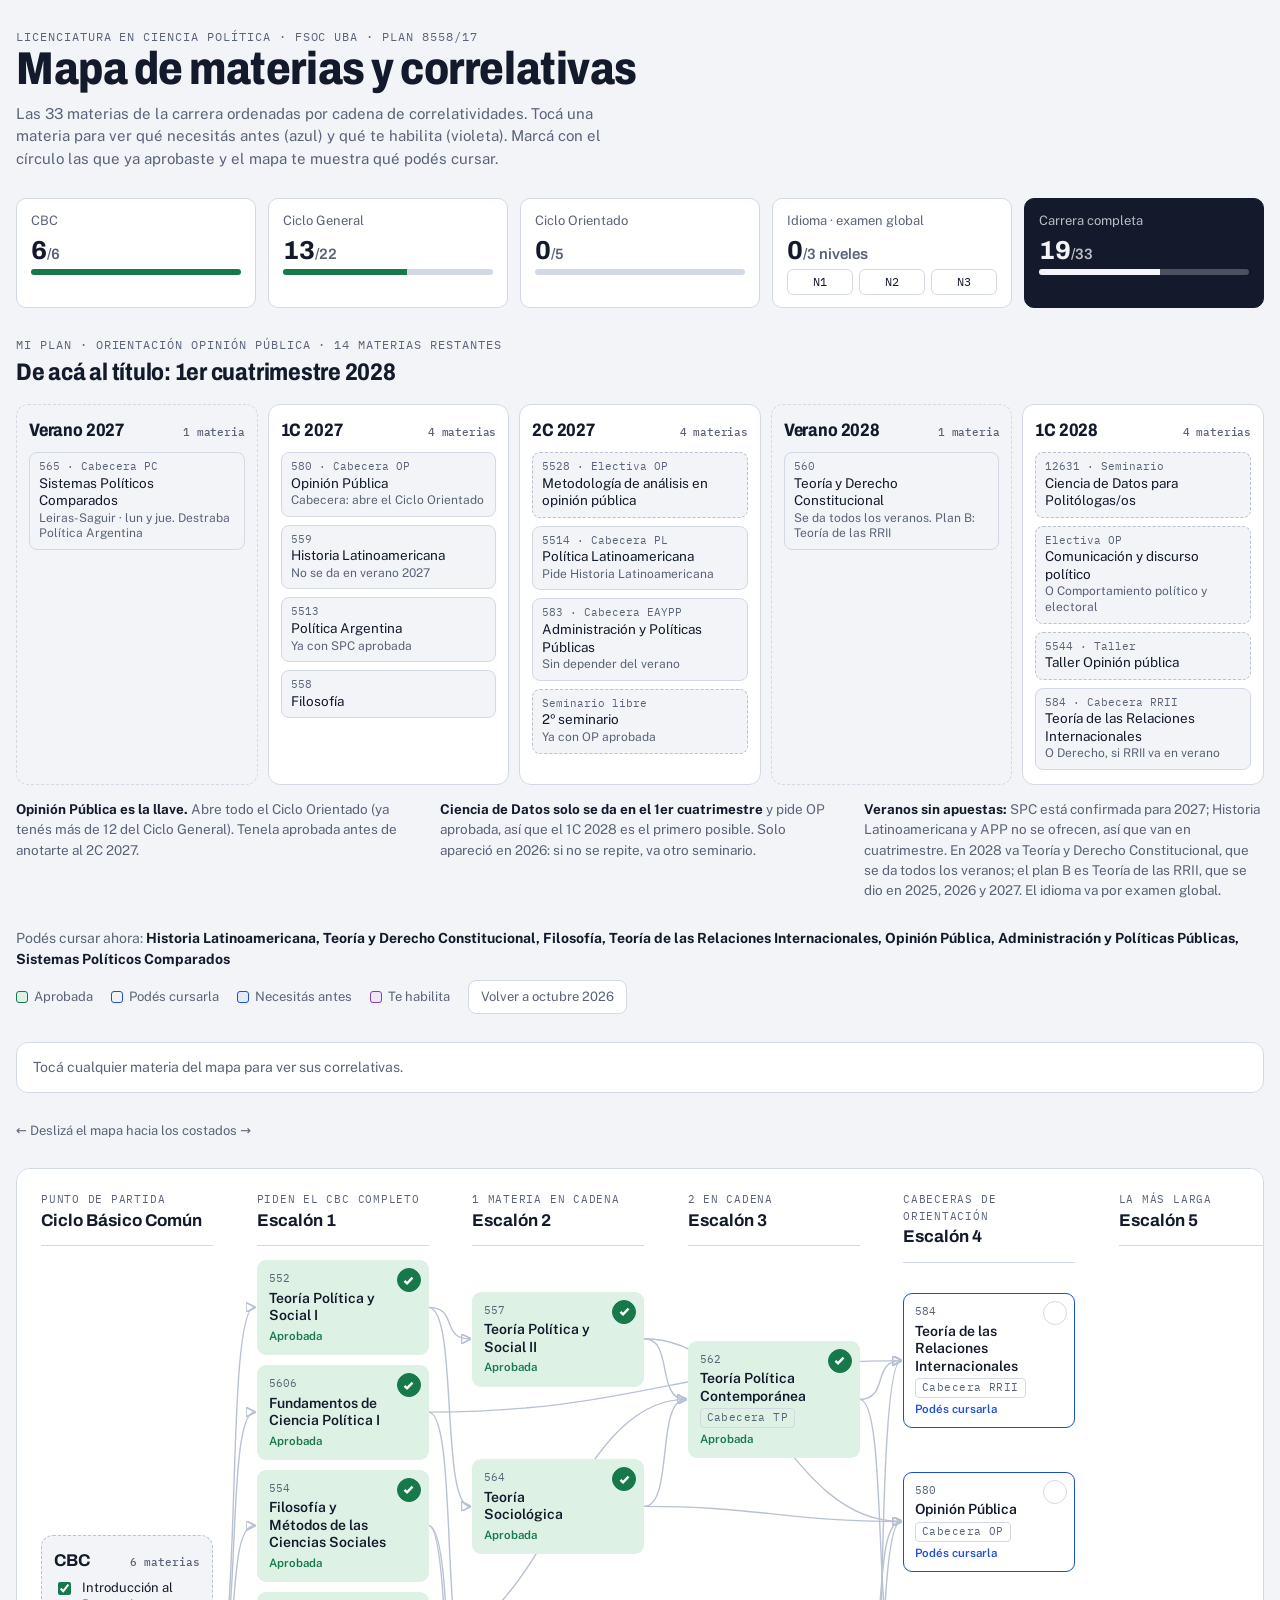
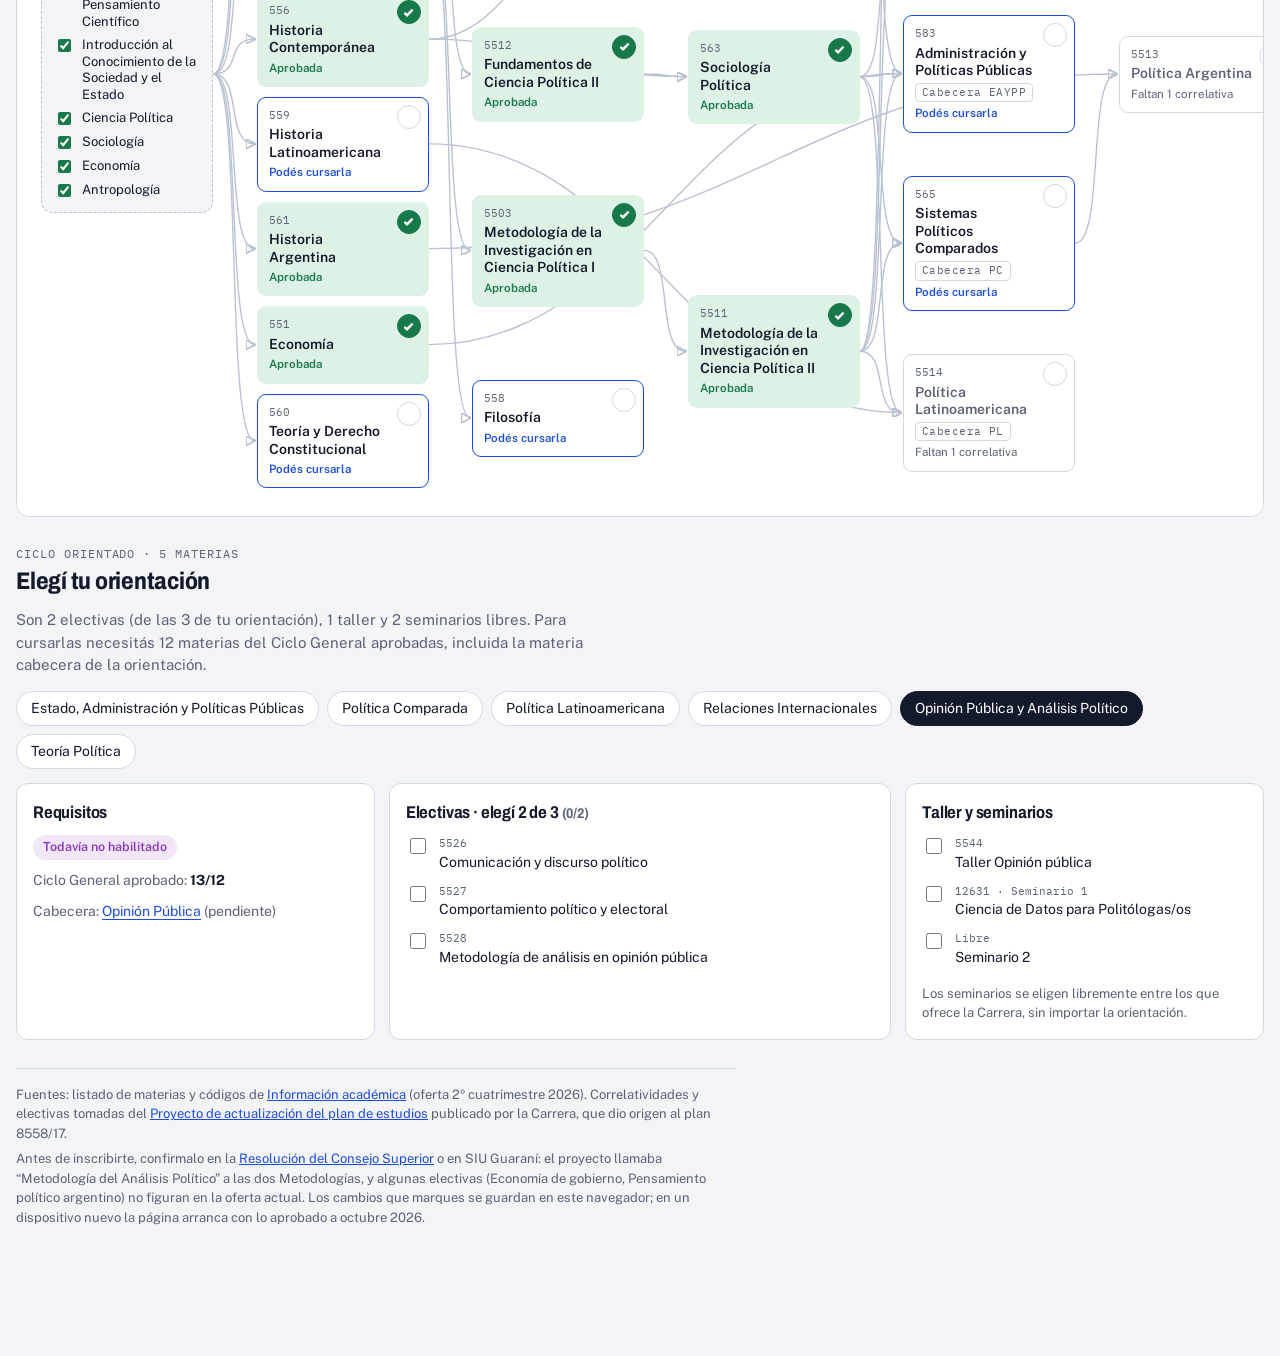
<file: index.html>
<!doctype html>
<html lang="es"><head><meta charset="utf-8"><title>juanazzurro</title>
<meta http-equiv="refresh" content="0; url=./mapa-cp/">
<link rel="canonical" href="./mapa-cp/"></head>
<body><a href="./mapa-cp/">Mapa de Ciencia Política UBA</a></body></html>
</file>
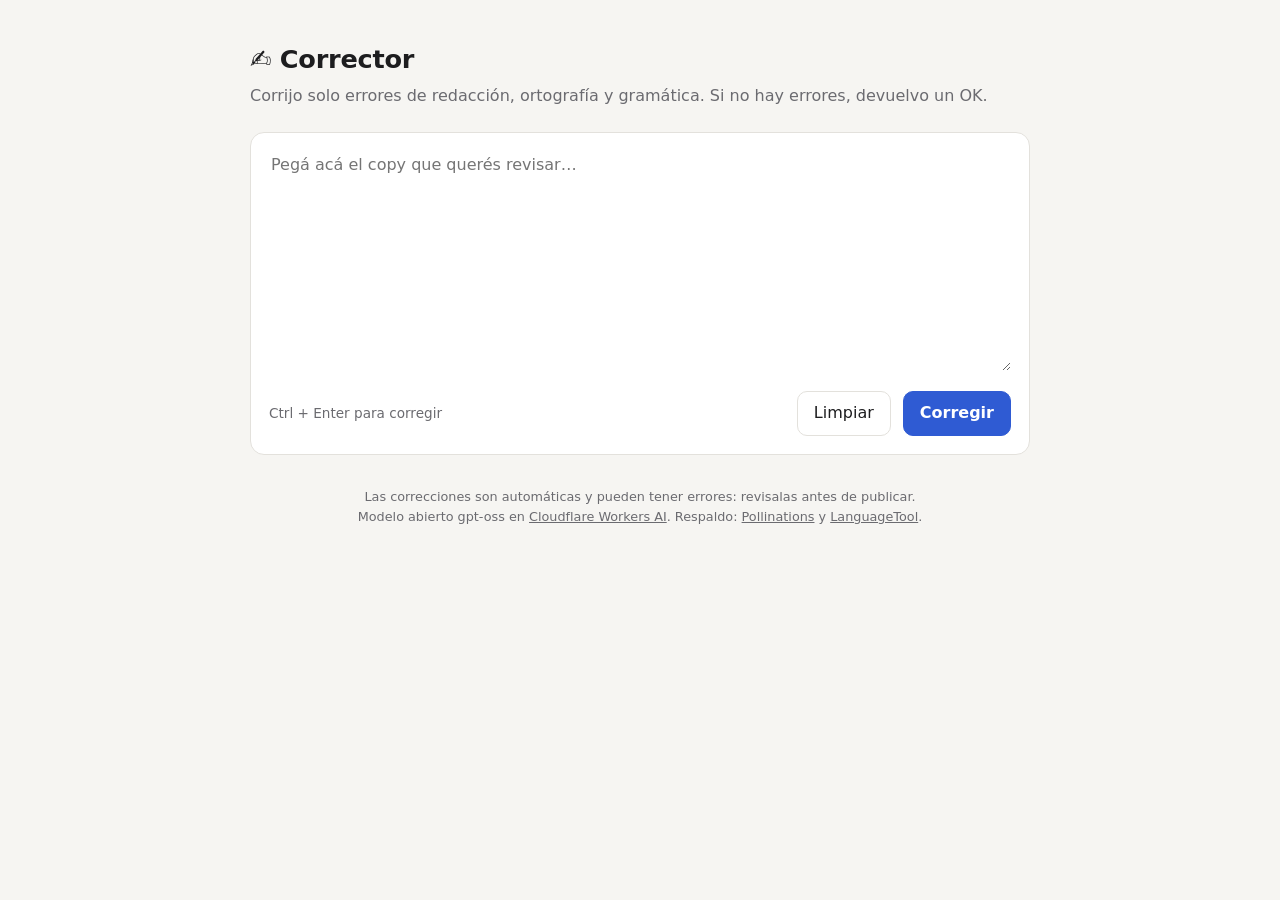
<file: corrector/index.html>
<!DOCTYPE html>
<html lang="es">
<head>
  <meta charset="utf-8">
  <meta name="viewport" content="width=device-width, initial-scale=1">
  <meta http-equiv="Content-Security-Policy" content="default-src 'none'; script-src 'self'; style-src 'self'; img-src data:; connect-src 'self' https://corrector.juanazzurro2.workers.dev https://text.pollinations.ai https://api.languagetool.org; base-uri 'none'; form-action 'none'">
  <meta name="referrer" content="no-referrer">
  <title>Corrector</title>
  <meta name="description" content="Corrijo solo errores de redacción, ortografía y gramática. Si no hay errores, devuelvo un OK.">
  <link rel="icon" href="data:image/svg+xml,<svg xmlns='http://www.w3.org/2000/svg' viewBox='0 0 100 100'><text y='.9em' font-size='90'>✍️</text></svg>">
  <link rel="stylesheet" href="./css/styles.css">
  <script type="module" src="./js/app.js"></script>
</head>
<body>
  <main>
    <header>
      <h1>✍️ Corrector</h1>
      <p class="sub">Corrijo solo errores de redacción, ortografía y gramática. Si no hay errores, devuelvo un OK.</p>
    </header>

    <form id="form" class="card">
      <label for="input" class="visually-hidden">Texto a corregir</label>
      <textarea id="input" name="text" placeholder="Pegá acá el copy que querés revisar…" autofocus></textarea>
      <div class="bar">
        <span class="hint" id="count">Ctrl + Enter para corregir</span>
        <button id="clear" type="button">Limpiar</button>
        <button id="submit" type="submit" class="primary">Corregir</button>
      </div>
    </form>

    <section id="out" aria-live="polite"></section>

    <footer>
      Las correcciones son automáticas y pueden tener errores: revisalas antes de publicar.<br>
      Modelo abierto gpt-oss en <a href="https://developers.cloudflare.com/workers-ai/">Cloudflare Workers AI</a>. Respaldo: <a href="https://pollinations.ai">Pollinations</a> y <a href="https://languagetool.org">LanguageTool</a>.
    </footer>
  </main>

  <template id="tpl-ok">
    <div class="ok">✅ OK — no encontré errores. <span class="engine"></span></div>
  </template>

  <template id="tpl-result">
    <div class="card">
      <div class="result-head">
        <strong>Texto corregido <span class="engine"></span></strong>
        <div class="tabs">
          <button type="button" data-view="diff" aria-pressed="true">Ver cambios</button>
          <button type="button" data-view="clean" aria-pressed="false">Limpio</button>
          <button type="button" data-action="copy">Copiar</button>
        </div>
      </div>
      <div class="text" data-role="view"></div>
    </div>
  </template>

  <template id="tpl-wait">
    <div class="wait">
      <p>⏳ El modelo principal no está disponible y la IA de respaldo permite una corrección cada 45 segundos. Corrijo automáticamente en <strong data-role="seconds"></strong> s.</p>
      <div class="bar">
        <button type="button" data-action="basic">Usar corrector básico ahora</button>
        <button type="button" data-action="cancel">Cancelar</button>
      </div>
    </div>
  </template>

  <template id="tpl-error">
    <div class="error" role="alert"></div>
  </template>
</body>
</html>
</file>
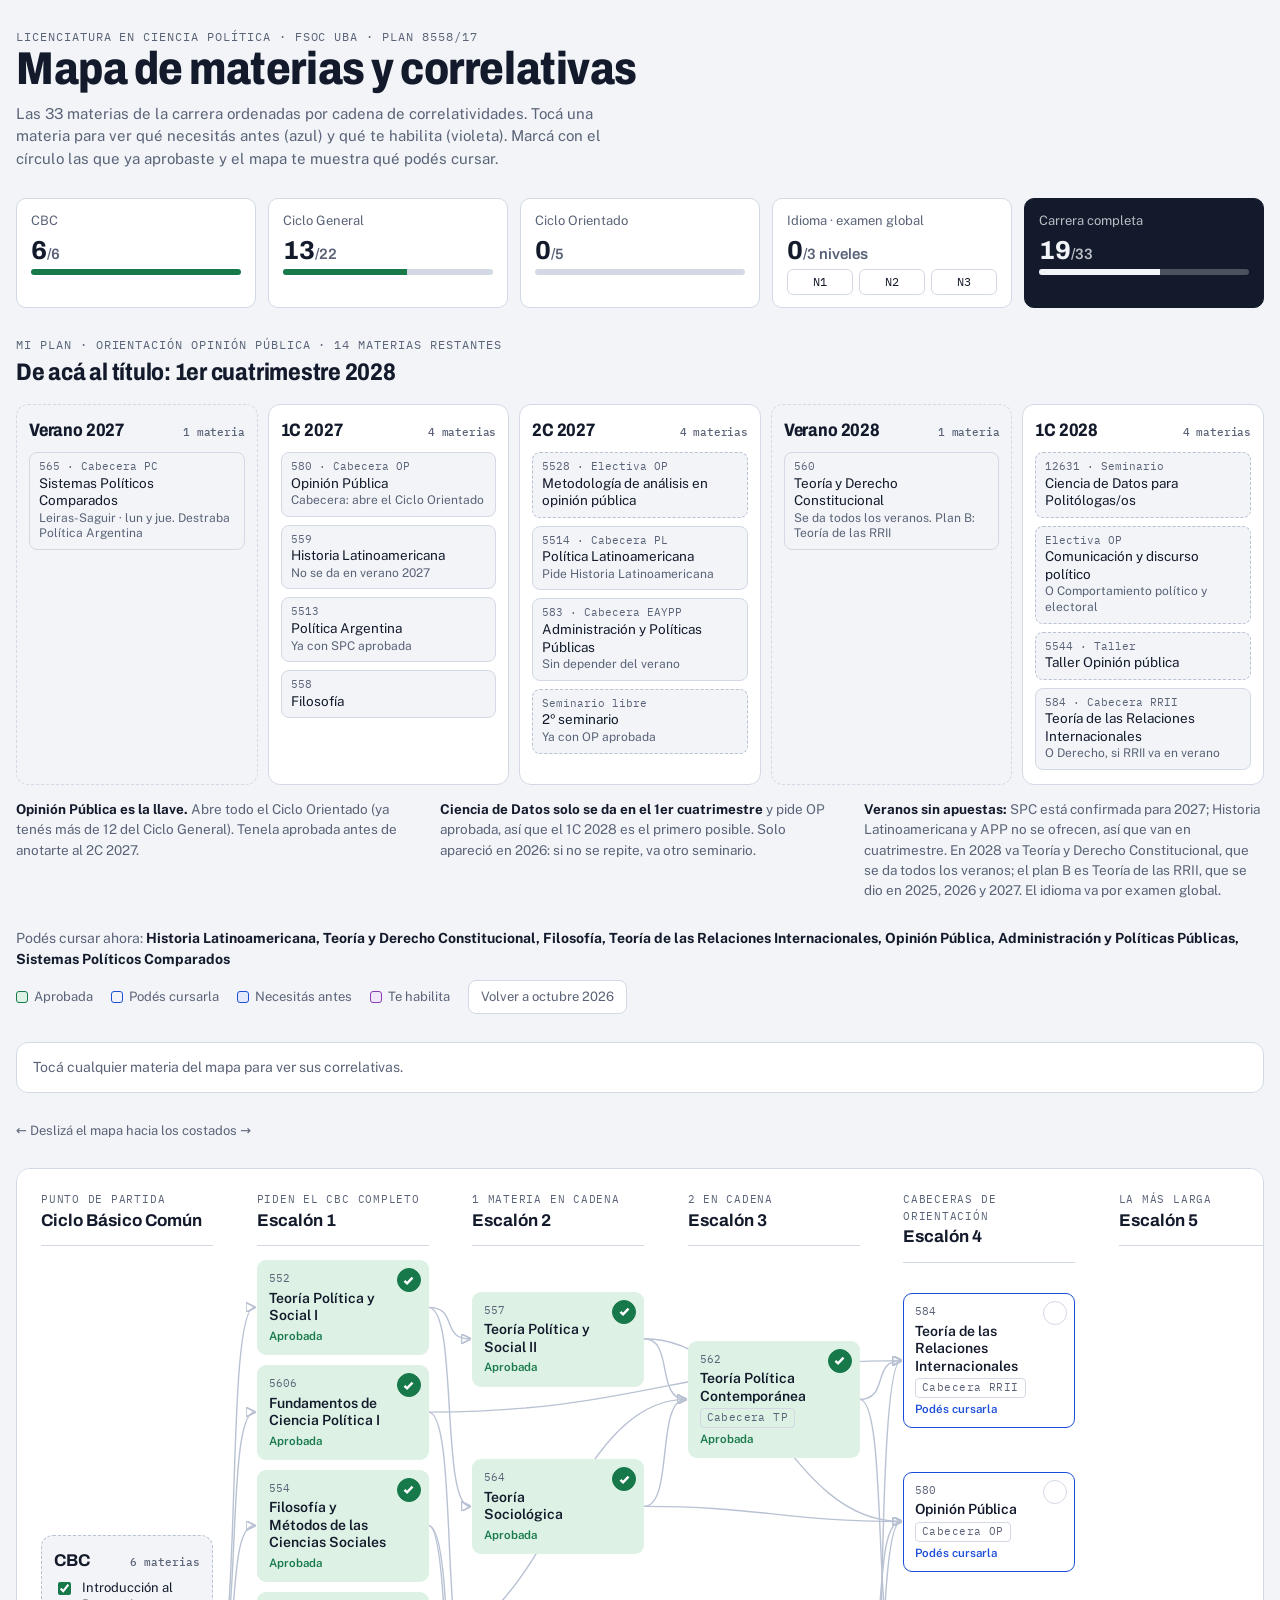
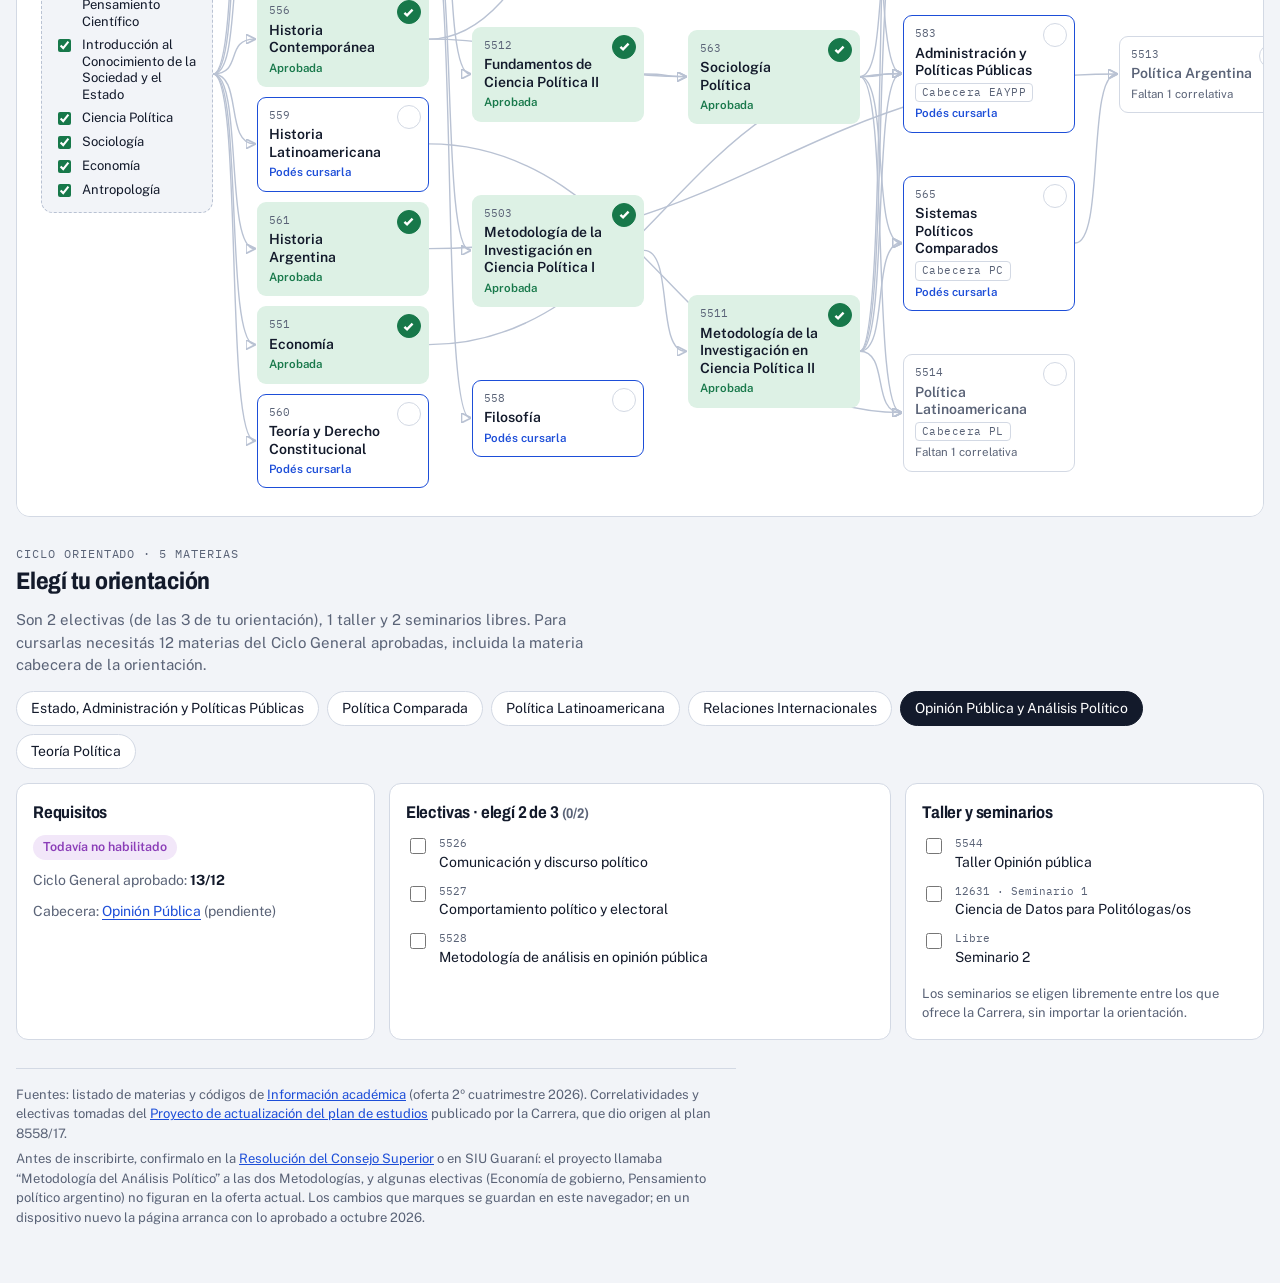
<file: mapa-cp/index.html>
<!doctype html>
<html lang="es">
<head>
<meta charset="utf-8">
<meta name="viewport" content="width=device-width,initial-scale=1,viewport-fit=cover">
<meta name="description" content="Mapa interactivo de materias, correlativas y plan de cursada de Ciencia Política (UBA, plan 8558/17).">
<link rel="icon" href="data:image/svg+xml,%3Csvg xmlns='http://www.w3.org/2000/svg' viewBox='0 0 32 32'%3E%3Crect width='32' height='32' rx='7' fill='%231D4ED8'/%3E%3Cpath d='M8 22l6-12 4 8 3-5 3 9' stroke='white' stroke-width='2.6' fill='none' stroke-linecap='round' stroke-linejoin='round'/%3E%3C/svg%3E">
<style>:root{color-scheme:light;padding-top:env(safe-area-inset-top,0px);padding-bottom:env(safe-area-inset-bottom,0px)}body{margin:0}img{max-width:100%}[hidden]{display:none!important}*,*::before,*::after{box-sizing:border-box}</style>
<title>Mapa de Ciencia Política UBA</title>
<link rel="preconnect" href="https://fonts.googleapis.com">
<link rel="preconnect" href="https://fonts.gstatic.com" crossorigin>
<link rel="stylesheet" href="https://fonts.googleapis.com/css2?family=Archivo:wdth,wght@75..100,500..800&family=Public+Sans:wght@400;500;600&family=IBM+Plex+Mono:wght@500&display=swap">
<style>
/* Layout: plan as a left-to-right map of correlativity steps, with a sticky detail strip and a progress tracker above it */
:root{
  --bg:#F2F4F8; --surface:#FFFFFF; --ink:#131A2B; --muted:#5A6377; --line:#D3D9E4; --edge:#B9C2D3;
  --accent:#1D4ED8; --accent-soft:#E2E9FB;
  --desc:#8B3DB8; --desc-soft:#F2E7F9;
  --ok:#17784A; --ok-soft:#DDF1E5;
  --f-display:"Archivo","Arial Narrow",system-ui,sans-serif;
  --f-body:"Public Sans",system-ui,-apple-system,"Segoe UI",sans-serif;
  --f-mono:"IBM Plex Mono",ui-monospace,Menlo,Consolas,monospace;
}
@media (prefers-color-scheme: dark){:root:not([data-theme="light"]){
  --bg:#0E1320; --surface:#161D2D; --ink:#E6EAF2; --muted:#98A1B6; --line:#29334A; --edge:#3A465F;
  --accent:#7D9CFF; --accent-soft:#1C2848; --desc:#CB9CEB; --desc-soft:#2D2040; --ok:#5ACB90; --ok-soft:#14301F; color-scheme:dark}}
:root[data-theme="dark"]{
  --bg:#0E1320; --surface:#161D2D; --ink:#E6EAF2; --muted:#98A1B6; --line:#29334A; --edge:#3A465F;
  --accent:#7D9CFF; --accent-soft:#1C2848; --desc:#CB9CEB; --desc-soft:#2D2040; --ok:#5ACB90; --ok-soft:#14301F; color-scheme:dark}

body{background:var(--bg);color:var(--ink);font-family:var(--f-body);font-size:15px;line-height:1.5}
body::before{content:"";position:fixed;inset:0 0 auto;height:env(safe-area-inset-top,0px);z-index:10;background:var(--bg)}
.wrap{max-width:1560px;margin:0 auto;padding-block:28px 56px;padding-left:max(16px,env(safe-area-inset-left,0px));padding-right:max(16px,env(safe-area-inset-right,0px));display:flex;flex-direction:column;gap:28px}
h1,h2,h3{font-family:var(--f-display);font-stretch:85%;text-wrap:balance;margin:0;letter-spacing:-.01em}
h1{font-size:clamp(28px,4.4vw,46px);font-weight:800;line-height:1.02}
h2{font-size:24px;font-weight:750}
.eyebrow{font-family:var(--f-mono);font-size:12px;letter-spacing:.08em;text-transform:uppercase;color:var(--muted)}
.lede{max-width:68ch;color:var(--muted);margin:10px 0 0}
button{font:inherit;color:inherit;cursor:pointer}
:focus-visible{outline:2px solid var(--accent);outline-offset:2px}

/* progress */
.stats{display:grid;grid-template-columns:repeat(5,minmax(0,1fr));gap:12px}
.stat.total{background:var(--ink);border-color:var(--ink);color:var(--bg)}
.stat.total .lbl,.stat.total b small{color:var(--bg);opacity:.75}
.stat.total .bar{background:color-mix(in srgb,var(--bg) 25%,transparent)}
.stat.total .bar i{background:var(--bg)}
.stat{background:var(--surface);border:1px solid var(--line);border-radius:10px;padding:12px 14px;display:flex;flex-direction:column;gap:6px}
.stat b{font-family:var(--f-display);font-size:26px;font-weight:750;font-variant-numeric:tabular-nums;line-height:1}
.stat b small{font-size:15px;color:var(--muted);font-weight:600}
.bar{height:6px;border-radius:3px;background:var(--line);overflow:hidden}
.bar i{display:block;height:100%;background:var(--ok);width:0;transition:width .3s}
.stat .lbl{font-size:13px;color:var(--muted)}
.idi{display:flex;gap:6px}
.idi button{flex:1;border:1px solid var(--line);background:transparent;border-radius:6px;font-size:12px;padding:3px 0;font-family:var(--f-mono)}
.idi button[aria-pressed="true"]{background:var(--ok-soft);border-color:var(--ok);color:var(--ok)}
.now{font-size:14px;color:var(--muted)}
.now strong{color:var(--ink)}
.toolbar{display:flex;flex-wrap:wrap;gap:10px 20px;align-items:center;justify-content:space-between}
.legend{display:flex;flex-wrap:wrap;gap:8px 18px;font-size:13px;color:var(--muted);align-items:center}
.legend span{display:inline-flex;align-items:center;gap:6px}
.sw{width:12px;height:12px;border-radius:3px;display:inline-block}
.ghost{border:1px solid var(--line);background:var(--surface);border-radius:8px;padding:6px 12px;font-size:13px}
.ghost.warn{border-color:var(--desc);color:var(--desc)}

/* detail strip */
.detail{position:sticky;top:env(safe-area-inset-top,0px);z-index:5;background:var(--surface);border:1px solid var(--line);border-radius:12px;padding:14px 16px;box-shadow:0 6px 20px -14px rgba(10,20,40,.45);display:grid;grid-template-columns:minmax(0,1.1fr) minmax(0,1.6fr) minmax(0,1.3fr) auto;gap:16px;align-items:start}
.detail.empty{display:block;color:var(--muted);font-size:14px;box-shadow:none}
.detail h3{font-size:20px;font-weight:750;line-height:1.15}
.detail .code{font-family:var(--f-mono);font-size:12px;color:var(--muted)}
.detail .k{font-size:12px;text-transform:uppercase;letter-spacing:.06em;color:var(--muted);margin-bottom:6px;font-weight:600}
.chips{display:flex;flex-wrap:wrap;gap:6px}
.chip{border:1px solid transparent;border-radius:999px;padding:2px 10px;font-size:13px;background:var(--accent-soft);color:var(--ink)}
.chip.d{background:var(--desc-soft)}
.chip.okc{background:var(--ok-soft);color:var(--ok)}
.chip.okc::before{content:"✓ "}
.chip:hover{border-color:var(--ink)}
.x{border:none;background:transparent;font-size:22px;line-height:1;color:var(--muted);padding:0 4px}
.note{font-size:13px;color:var(--muted);margin-top:6px}

/* map */
.mapbox{overflow-x:auto;background:var(--surface);border:1px solid var(--line);border-radius:14px}
.canvas{position:relative;display:grid;grid-template-columns:repeat(6,minmax(172px,1fr));column-gap:clamp(34px,3.4vw,56px);padding:22px 24px 28px;min-width:1260px}
.swipe{display:none;font-size:13px;color:var(--muted);align-items:center;gap:6px}
@media (max-width:1300px){.swipe{display:flex}}
.colhead{font-family:var(--f-mono);font-size:11px;letter-spacing:.07em;text-transform:uppercase;color:var(--muted);padding-bottom:12px;border-bottom:1px solid var(--line);margin-bottom:14px}
.colhead b{display:block;font-family:var(--f-display);font-size:17px;letter-spacing:0;text-transform:none;color:var(--ink);font-weight:700}
.col{display:flex;flex-direction:column;position:relative;z-index:1}
.stack{display:flex;flex-direction:column;justify-content:space-around;gap:10px;flex:1}
svg.edges{position:absolute;inset:0;pointer-events:none;z-index:0;overflow:visible}
svg.edges path{fill:none;stroke:var(--edge);stroke-width:1.4;transition:opacity .2s,stroke .2s}
svg.edges path.a{stroke:var(--accent);stroke-width:2.2}
svg.edges path.d{stroke:var(--desc);stroke-width:2.2}
svg.edges path.dim{opacity:.15}
.mk-base{fill:var(--edge)} .mk-a{fill:var(--accent)} .mk-d{fill:var(--desc)}

.card{position:relative;background:var(--surface);border:1.5px solid var(--line);border-radius:9px;padding:9px 38px 9px 11px;text-align:left;width:100%;display:flex;flex-direction:column;gap:3px;transition:opacity .2s,border-color .2s,background .2s}
.card .c{font-family:var(--f-mono);font-size:11px;color:var(--muted)}
.card .n{font-weight:600;font-size:14px;line-height:1.25}
.card .st{font-size:11.5px;color:var(--muted)}
.card .tag{align-self:flex-start;font-size:10.5px;font-family:var(--f-mono);letter-spacing:.04em;padding:1px 6px;border-radius:4px;border:1px solid var(--line);color:var(--muted)}
.card[data-st="av"]{border-color:var(--accent)}
.card[data-st="av"] .st{color:var(--accent);font-weight:600}
.card[data-st="ok"]{background:var(--ok-soft);border-color:transparent}
.card[data-st="ok"] .st{color:var(--ok);font-weight:600}
.card[data-st="lock"] .n{color:var(--muted)}
.card.sel{outline:3px solid var(--ink);outline-offset:1px}
.card.anc{background:var(--accent-soft);border-color:var(--accent)}
.card.desc{background:var(--desc-soft);border-color:var(--desc)}
.card.dim{background:var(--surface);border-color:var(--line)}
.card.dim>*,.cbc.dim>*{opacity:.3}
.card.dim+.chk{opacity:.3}
.chk{position:absolute;top:8px;right:8px;width:24px;height:24px;border-radius:50%;border:1.5px solid var(--line);background:var(--surface);display:grid;place-items:center;padding:0}
.chk svg{width:13px;height:13px;stroke:var(--surface);stroke-width:3;fill:none}
.chk[aria-pressed="true"]{background:var(--ok);border-color:var(--ok)}
.chk:hover{border-color:var(--ok)}

.cbc{background:var(--bg);border:1.5px dashed var(--edge);border-radius:12px;padding:12px;display:flex;flex-direction:column;gap:6px;align-self:center;width:100%}
.cbc.sel{outline:3px solid var(--ink)} .cbc.anc{border-color:var(--accent);border-style:solid;background:var(--accent-soft)}
.cbc .hd{display:flex;justify-content:space-between;align-items:baseline;font-family:var(--f-display);font-weight:700;font-size:17px;border:none;background:none;padding:0;text-align:left}
.cbc .hd span{font-family:var(--f-mono);font-size:11px;color:var(--muted);font-weight:500}
.cbc label{display:flex;gap:8px;align-items:flex-start;font-size:13px;line-height:1.3;cursor:pointer}
.cbc input{margin-top:2px;accent-color:var(--ok)}

/* orientations */
.ori-tabs{display:flex;flex-wrap:wrap;gap:8px}
.ori-tabs button{border:1.5px solid var(--line);background:var(--surface);border-radius:999px;padding:6px 14px;font-size:14px}
.ori-tabs button[aria-pressed="true"]{border-color:var(--ink);background:var(--ink);color:var(--surface)}
.ori{display:grid;grid-template-columns:minmax(0,1fr) minmax(0,1.4fr) minmax(0,1fr);gap:14px}
.box{background:var(--surface);border:1px solid var(--line);border-radius:12px;padding:16px;display:flex;flex-direction:column;gap:10px;min-width:0}
.box h3{font-size:17px;font-weight:700}
.row{display:flex;gap:10px;align-items:flex-start;font-size:14px;cursor:pointer}
.row input{margin-top:3px;accent-color:var(--ok);width:16px;height:16px;flex:none}
.row .c{font-family:var(--f-mono);font-size:11px;color:var(--muted);display:block}
.pill{align-self:flex-start;font-size:12.5px;font-weight:600;padding:3px 10px;border-radius:999px}
.pill.ok{background:var(--ok-soft);color:var(--ok)} .pill.no{background:var(--desc-soft);color:var(--desc)}
.linkbtn{border:none;background:none;padding:0;color:var(--accent);text-decoration:underline;text-underline-offset:3px;text-align:left}
.req{font-size:14px;color:var(--muted)} .req b{color:var(--ink)}

.plan{display:grid;grid-template-columns:repeat(5,minmax(0,1fr));gap:10px}
.term{background:var(--surface);border:1px solid var(--line);border-radius:12px;padding:12px 12px 14px;display:flex;flex-direction:column;gap:8px;min-width:0}
.term.summer{background:transparent;border-style:dashed}
.term h3{font-size:18px;font-weight:750;display:flex;justify-content:space-between;align-items:baseline;gap:6px}
.term h3 span{font-family:var(--f-mono);font-size:11px;color:var(--muted);font-weight:500}
.pi{display:flex;flex-direction:column;gap:1px;text-align:left;border:1px solid var(--line);background:var(--bg);border-radius:8px;padding:7px 9px;font-size:13.5px;line-height:1.3;width:100%}
.pi .c{font-family:var(--f-mono);font-size:10.5px;color:var(--muted)}
.pi.o{border-style:dashed;border-color:var(--edge)}
.pi.done{background:var(--ok-soft);border-color:transparent;color:var(--ok)}
.pi.done .n{text-decoration:line-through}
.pi .why{font-size:12px;color:var(--muted)}
button.pi:hover{border-color:var(--ink)}
.plannotes{display:grid;grid-template-columns:repeat(3,minmax(0,1fr));gap:10px 24px;font-size:13.5px;color:var(--muted);margin:0;padding:0;list-style:none}
.plannotes b{color:var(--ink)}
@media (max-width:1000px){.plan{grid-template-columns:repeat(2,minmax(0,1fr))}.plannotes{grid-template-columns:minmax(0,1fr)}}
@media (max-width:520px){.plan{grid-template-columns:minmax(0,1fr)}}
footer{font-size:13px;color:var(--muted);border-top:1px solid var(--line);padding-top:16px;display:flex;flex-direction:column;gap:6px;max-width:90ch}
footer a{color:var(--accent)}

@media (max-width:1100px){.stats{grid-template-columns:repeat(3,minmax(0,1fr))}}
@media (max-width:900px){
  .stats{grid-template-columns:repeat(2,minmax(0,1fr))}
  .stat.total{grid-column:1/-1}
  .detail{grid-template-columns:minmax(0,1fr);gap:10px;position:static}
  .detail .x{position:absolute;top:10px;right:10px}
  .detail{position:relative}
  .ori{grid-template-columns:minmax(0,1fr)}
}
@media (prefers-reduced-motion:reduce){*{transition:none!important}}
</style>
</head>
<body>

<div class="wrap">
  <header>
    <div class="eyebrow">Licenciatura en Ciencia Política · FSOC UBA · Plan 8558/17</div>
    <h1>Mapa de materias y correlativas</h1>
    <p class="lede">Las 33 materias de la carrera ordenadas por cadena de correlatividades. Tocá una materia para ver qué necesitás antes (azul) y qué te habilita (violeta). Marcá con el círculo las que ya aprobaste y el mapa te muestra qué podés cursar.</p>
  </header>

  <section class="stats" aria-label="Tu progreso">
    <div class="stat"><span class="lbl">CBC</span><b id="sCbc">0<small>/6</small></b><div class="bar"><i id="bCbc"></i></div></div>
    <div class="stat"><span class="lbl">Ciclo General</span><b id="sGen">0<small>/22</small></b><div class="bar"><i id="bGen"></i></div></div>
    <div class="stat"><span class="lbl">Ciclo Orientado</span><b id="sOri">0<small>/5</small></b><div class="bar"><i id="bOri"></i></div></div>
    <div class="stat"><span class="lbl">Idioma · examen global</span><b id="sIdi">0<small>/3 niveles</small></b><div class="idi" id="idi"></div></div>
    <div class="stat total"><span class="lbl">Carrera completa</span><b id="sTot">0<small>/33</small></b><div class="bar"><i id="bTot"></i></div></div>
  </section>

  <section style="display:flex;flex-direction:column;gap:14px">
    <div>
      <div class="eyebrow">Mi plan · Orientación Opinión Pública · 14 materias restantes</div>
      <h2>De acá al título: 1er cuatrimestre 2028</h2>
    </div>
    <div class="plan" id="plan"></div>
    <ul class="plannotes">
      <li><b>Opinión Pública es la llave.</b> Abre todo el Ciclo Orientado (ya tenés más de 12 del Ciclo General). Tenela aprobada antes de anotarte al 2C 2027.</li>
      <li><b>Ciencia de Datos solo se da en el 1er cuatrimestre</b> y pide OP aprobada, así que el 1C 2028 es el primero posible. Solo apareció en 2026: si no se repite, va otro seminario.</li>
      <li><b>Veranos sin apuestas:</b> SPC está confirmada para 2027; Historia Latinoamericana y APP no se ofrecen, así que van en cuatrimestre. En 2028 va Teoría y Derecho Constitucional, que se da todos los veranos; el plan B es Teoría de las RRII, que se dio en 2025, 2026 y 2027. El idioma va por examen global.</li>
    </ul>
  </section>

  <div class="toolbar">
    <div class="now" id="now"></div>
    <div class="legend">
      <span><i class="sw" style="background:var(--ok-soft);border:1px solid var(--ok)"></i>Aprobada</span>
      <span><i class="sw" style="border:1.5px solid var(--accent)"></i>Podés cursarla</span>
      <span><i class="sw" style="background:var(--accent-soft);border:1.5px solid var(--accent)"></i>Necesitás antes</span>
      <span><i class="sw" style="background:var(--desc-soft);border:1.5px solid var(--desc)"></i>Te habilita</span>
      <button class="ghost" id="reset" type="button" title="Deshace los cambios y vuelve a las materias aprobadas a octubre 2026">Volver a octubre 2026</button>
    </div>
  </div>

  <div class="detail empty" id="detail">Tocá cualquier materia del mapa para ver sus correlativas.</div>

  <div class="swipe" aria-hidden="true">← Deslizá el mapa hacia los costados →</div>
  <div class="mapbox"><div class="canvas" id="canvas"><svg class="edges" id="edges"></svg></div></div>

  <section style="display:flex;flex-direction:column;gap:14px">
    <div>
      <div class="eyebrow">Ciclo Orientado · 5 materias</div>
      <h2>Elegí tu orientación</h2>
      <p class="lede">Son 2 electivas (de las 3 de tu orientación), 1 taller y 2 seminarios libres. Para cursarlas necesitás 12 materias del Ciclo General aprobadas, incluida la materia cabecera de la orientación.</p>
    </div>
    <div class="ori-tabs" id="oriTabs" role="group" aria-label="Orientaciones"></div>
    <div class="ori" id="ori"></div>
  </section>

  <footer>
    <div>Fuentes: listado de materias y códigos de <a href="https://cienciapolitica.sociales.uba.ar/home/estudiantes/info-academica/" target="_blank" rel="noopener">Información académica</a> (oferta 2º cuatrimestre 2026). Correlatividades y electivas tomadas del <a href="https://cienciapolitica.sociales.uba.ar/wp-content/uploads/sites/6/2016/11/reforma-plan-2016-Versi%C3%B3n-Martes-1-11-1.pdf" target="_blank" rel="noopener">Proyecto de actualización del plan de estudios</a> publicado por la Carrera, que dio origen al plan 8558/17.</div>
    <div>Antes de inscribirte, confirmalo en la <a href="http://cienciapolitica.sociales.uba.ar/wp-content/uploads/sites/6/2019/04/PLAN-NUEVO-DE-CP-8558-17.pdf" target="_blank" rel="noopener">Resolución del Consejo Superior</a> o en SIU Guaraní: el proyecto llamaba “Metodología del Análisis Político” a las dos Metodologías, y algunas electivas (Economía de gobierno, Pensamiento político argentino) no figuran en la oferta actual. Los cambios que marques se guardan en este navegador; en un dispositivo nuevo la página arranca con lo aprobado a octubre 2026.</div>
  </footer>
</div>

<script>
const CBC=[["ipc","Introducción al Pensamiento Científico"],["icse","Introducción al Conocimiento de la Sociedad y el Estado"],["cpc","Ciencia Política"],["socc","Sociología"],["ecoc","Economía"],["antro","Antropología"]];
const G={
 tps1:{n:"Teoría Política y Social I",c:"552",r:["cbc"]},
 fcp1:{n:"Fundamentos de Ciencia Política I",c:"5606",r:["cbc"]},
 fym:{n:"Filosofía y Métodos de las Ciencias Sociales",c:"554",r:["cbc"]},
 hc:{n:"Historia Contemporánea",c:"556",r:["cbc"]},
 hl:{n:"Historia Latinoamericana",c:"559",r:["cbc"]},
 ha:{n:"Historia Argentina",c:"561",r:["cbc"]},
 eco:{n:"Economía",c:"551",r:["cbc"]},
 tdc:{n:"Teoría y Derecho Constitucional",c:"560",r:["cbc"]},
 tps2:{n:"Teoría Política y Social II",c:"557",r:["tps1"]},
 tsoc:{n:"Teoría Sociológica",c:"564",r:["tps1"]},
 fcp2:{n:"Fundamentos de Ciencia Política II",c:"5512",r:["fcp1"]},
 met1:{n:"Metodología de la Investigación en Ciencia Política I",c:"5503",r:["fym"]},
 filo:{n:"Filosofía",c:"558",r:["fym"]},
 tpc:{n:"Teoría Política Contemporánea",c:"562",r:["hc","tps1","tps2","tsoc"]},
 socp:{n:"Sociología Política",c:"563",r:["hc","fcp1","fcp2"]},
 met2:{n:"Metodología de la Investigación en Ciencia Política II",c:"5511",r:["fym","met1"]},
 tri:{n:"Teoría de las Relaciones Internacionales",c:"584",r:["fym","met1","met2","hc","tps1","tps2","tsoc","tpc","fcp1"]},
 op:{n:"Opinión Pública",c:"580",r:["fym","met1","met2","hc","tps1","tps2","tsoc","fcp1","socp"]},
 app:{n:"Administración y Políticas Públicas",c:"583",r:["fym","met1","met2","eco","hc","tps1","tps2","tsoc","tpc","fcp2","socp"]},
 spc:{n:"Sistemas Políticos Comparados",c:"565",r:["fym","met1","met2","hc","fcp1","fcp2","socp"]},
 pl:{n:"Política Latinoamericana",c:"5514",r:["fym","met1","met2","hc","hl","fcp1","fcp2","socp"]},
 parg:{n:"Política Argentina",c:"5513",r:["hc","ha","fcp1","fcp2","socp","spc"]}
};
const COLS=[["cbc"],["tps1","fcp1","fym","hc","hl","ha","eco","tdc"],["tps2","tsoc","fcp2","met1","filo"],["tpc","socp","met2"],["tri","op","app","spc","pl"],["parg"]];
const HEADS=[["Ciclo Básico Común","Punto de partida"],["Escalón 1","Piden el CBC completo"],["Escalón 2","1 materia en cadena"],["Escalón 3","2 en cadena"],["Escalón 4","Cabeceras de orientación"],["Escalón 5","La más larga"]];
const ORI=[
 {k:"EAYPP",n:"Estado, Administración y Políticas Públicas",cab:"app",el:[["5518","Estado y derecho"],["—","Economía de gobierno"],["5515","Gobierno local"]],t:["5540","Taller Estado, administración y políticas públicas"]},
 {k:"PC",n:"Política Comparada",cab:"spc",el:[["5519","Elecciones y partidos políticos"],["5520","Política subnacional"],["5510","Instituciones políticas y procesos gubernamentales"]],t:["5541","Taller Política comparada"]},
 {k:"PL",n:"Política Latinoamericana",cab:"pl",el:[["—","Pensamiento político argentino"],["5521","Liderazgo político en América Latina"],["5522","Regímenes políticos en América Latina"]],t:["5542","Taller Política latinoamericana"]},
 {k:"RRII",n:"Relaciones Internacionales",cab:"tri",el:[["5524","Defensa y seguridad internacional"],["5525","Globalización, regionalización e integración regional"],["5517","Problemas de política internacional"]],t:["5543","Taller Relaciones internacionales"]},
 {k:"OP",n:"Opinión Pública y Análisis Político",cab:"op",el:[["5526","Comunicación y discurso político"],["5527","Comportamiento político y electoral"],["5528","Metodología de análisis en opinión pública"]],t:["5544","Taller Opinión pública"]},
 {k:"TP",n:"Teoría Política",cab:"tpc",el:[["5529","Teorías sobre el poder"],["5530","Teorías sobre la ideología"],["5531","Teorías de la acción colectiva"]],t:["5545","Taller Teoría y filosofía política"]}
];
const CAB={};ORI.forEach(o=>CAB[o.cab]=o);
const name=id=>id==="cbc"?"CBC completo":G[id].n;

// graph helpers
const ancMemo={};
function anc(id){if(id==="cbc")return new Set();if(ancMemo[id])return ancMemo[id];const s=new Set();G[id].r.forEach(u=>{s.add(u);anc(u).forEach(x=>s.add(x))});return ancMemo[id]=s}
const kids={cbc:[]};Object.keys(G).forEach(k=>kids[k]=[]);
Object.entries(G).forEach(([v,o])=>o.r.forEach(u=>kids[u].push(v)));
function desc(id){const s=new Set(),q=[...kids[id]];while(q.length){const x=q.shift();if(!s.has(x)){s.add(x);q.push(...kids[x])}}return s}
const EDGES=[];
Object.entries(G).forEach(([v,o])=>o.r.forEach(u=>{if(!o.r.some(w=>w!==u&&anc(w).has(u)))EDGES.push([u,v])}));

// state
const KEY="cp-uba-mapa-v1";
// default = progreso a octubre 2026, así se ve igual en cualquier dispositivo
const DEF=()=>({ap:["ipc","icse","cpc","socc","ecoc","antro","tps1","fcp1","fym","hc","ha","eco","tps2","tsoc","fcp2","met1","tpc","socp","met2"],ori:"OP",od:[],idi:[]});
let S=DEF();
try{const raw=localStorage.getItem(KEY);if(raw)S=Object.assign(S,JSON.parse(raw))}catch(e){}
const save=()=>{try{localStorage.setItem(KEY,JSON.stringify(S))}catch(e){}};
const has=id=>id==="cbc"?CBC.every(([k])=>S.ap.includes(k)):S.ap.includes(id);
function toggle(id){S.ap=S.ap.includes(id)?S.ap.filter(x=>x!==id):[...S.ap,id];save();refresh()}
let sel=null;

// build map
const canvas=document.getElementById("canvas"),svg=document.getElementById("edges");
const check='<svg viewBox="0 0 16 16"><path d="M3 8.5l3.2 3L13 4.5"/></svg>';
COLS.forEach((ids,i)=>{
  const col=document.createElement("div");col.className="col";
  col.innerHTML=`<div class="colhead">${HEADS[i][1]}<b>${HEADS[i][0]}</b></div><div class="stack"></div>`;
  const st=col.querySelector(".stack");
  ids.forEach(id=>{
    if(id==="cbc"){
      const b=document.createElement("div");b.className="cbc";b.id="n-cbc";
      b.innerHTML=`<button class="hd" type="button" data-sel="cbc">CBC <span>6 materias</span></button>`+CBC.map(([k,n])=>`<label><input type="checkbox" id="cb-${k}" data-k="${k}"> ${n}</label>`).join("");
      st.appendChild(b);
    }else{
      const o=G[id];const w=document.createElement("div");w.style.position="relative";
      w.innerHTML=`<button class="card" type="button" id="n-${id}" data-sel="${id}"><span class="c">${o.c}</span><span class="n">${o.n}</span>${CAB[id]?`<span class="tag">Cabecera ${CAB[id].k}</span>`:""}<span class="st"></span></button><button class="chk" type="button" data-chk="${id}" aria-label="Marcar ${o.n} como aprobada" aria-pressed="false">${check}</button>`;
      st.appendChild(w);
    }
  });
  canvas.appendChild(col);
});
canvas.addEventListener("click",e=>{
  const c=e.target.closest("[data-chk]");if(c){toggle(c.dataset.chk);return}
  const s=e.target.closest("[data-sel]");if(s){select(s.dataset.sel===sel?null:s.dataset.sel)}
});
canvas.addEventListener("change",e=>{if(e.target.dataset.k)toggle(e.target.dataset.k)});

function drawEdges(){
  const cr=canvas.getBoundingClientRect();
  svg.setAttribute("width",canvas.scrollWidth);svg.setAttribute("height",canvas.scrollHeight);
  let h=`<defs>${["base","a","d"].map(m=>`<marker id="m-${m}" viewBox="0 0 8 8" refX="7" refY="4" markerWidth="7" markerHeight="7" orient="auto"><path class="mk-${m}" d="M0 0L8 4L0 8z"/></marker>`).join("")}</defs>`;
  EDGES.forEach(([u,v])=>{
    const a=document.getElementById("n-"+u).getBoundingClientRect(),b=document.getElementById("n-"+v).getBoundingClientRect();
    const x1=a.right-cr.left,y1=a.top+a.height/2-cr.top,x2=b.left-cr.left-2,y2=b.top+b.height/2-cr.top,dx=Math.max(30,(x2-x1)*.45);
    h+=`<path data-e="${u}>${v}" d="M${x1} ${y1}C${x1+dx} ${y1},${x2-dx} ${y2},${x2} ${y2}" marker-end="url(#m-base)"/>`;
  });
  svg.innerHTML=h;paintSel();
}

function paintSel(){
  const A=sel?(sel==="cbc"?new Set():anc(sel)):null,D=sel?desc(sel):null;
  document.querySelectorAll(".card,.cbc").forEach(el=>{
    const id=el.id.slice(2);el.classList.remove("sel","anc","desc","dim");
    if(!sel)return;
    if(id===sel)el.classList.add("sel");else if(A.has(id))el.classList.add("anc");else if(D.has(id))el.classList.add("desc");else el.classList.add("dim");
  });
  svg.querySelectorAll("path[data-e]").forEach(p=>{
    const [u,v]=p.dataset.e.split(">");p.classList.remove("a","d","dim");let m="base";
    if(sel){const inA=x=>x===sel||A.has(x),inD=x=>x===sel||D.has(x);
      if(inA(u)&&inA(v)){p.classList.add("a");m="a"}else if(inD(u)&&inD(v)){p.classList.add("d");m="d"}else p.classList.add("dim")}
    p.setAttribute("marker-end",`url(#m-${m})`);
  });
  renderDetail();
}
function select(id){sel=id;paintSel()}

const det=document.getElementById("detail");
function chip(id,cls){return `<button type="button" class="chip ${cls}${has(id)?" okc":""}" data-go="${id}">${name(id)}</button>`}
function renderDetail(){
  if(!sel){det.className="detail empty";det.innerHTML="Tocá cualquier materia del mapa para ver sus correlativas.";return}
  det.className="detail";
  if(sel==="cbc"){
    det.innerHTML=`<div><div class="code">Ciclo Básico Común</div><h3>CBC completo</h3><div class="note">${CBC.filter(([k])=>S.ap.includes(k)).length}/6 aprobadas</div></div><div><div class="k">Correlativas</div><div class="note">Ninguna. Es el inicio de la carrera.</div></div><div><div class="k">Te habilita directamente</div><div class="chips">${kids.cbc.map(k=>chip(k,"d")).join("")}</div></div><button class="x" type="button" aria-label="Cerrar" data-close>×</button>`;
    return}
  const o=G[sel],A=anc(sel),D=desc(sel),pend=o.r.filter(x=>!has(x));
  const cab=CAB[sel]?`<div class="note">Cabecera de la orientación <b>${CAB[sel].n}</b>: con ella y 12 materias del Ciclo General abrís el Ciclo Orientado.</div>`:"";
  det.innerHTML=`<div><div class="code">Código ${o.c}</div><h3>${o.n}</h3><div class="note">${has(sel)?"Aprobada":pend.length?`Te faltan ${pend.length} correlativa${pend.length>1?"s":""}`:"Podés cursarla"}</div></div>
  <div><div class="k">Correlativas según el plan (${o.r.length})</div><div class="chips">${o.r.map(k=>chip(k,"")).join("")}</div><div class="note">En cadena completa necesitás ${[...A].filter(x=>x!=="cbc").length} materias del Ciclo General antes.</div></div>
  <div><div class="k">Te habilita directamente</div>${kids[sel].length?`<div class="chips">${kids[sel].map(k=>chip(k,"d")).join("")}</div>`:`<div class="note">Ninguna materia del Ciclo General.</div>`}${D.size>kids[sel].length?`<div class="note">En total desbloquea ${D.size} materias.</div>`:""}${cab}</div>
  <button class="x" type="button" aria-label="Cerrar" data-close>×</button>`;
}
det.addEventListener("click",e=>{if(e.target.closest("[data-close]"))select(null);const g=e.target.closest("[data-go]");if(g){select(g.dataset.go);document.getElementById("n-"+g.dataset.go).scrollIntoView({block:"nearest",inline:"center",behavior:"smooth"})}});

// orientation
const tabs=document.getElementById("oriTabs"),oriEl=document.getElementById("ori");
tabs.innerHTML=ORI.map(o=>`<button type="button" data-o="${o.k}" title="${o.n}">${o.n}</button>`).join("");
tabs.addEventListener("click",e=>{const b=e.target.closest("[data-o]");if(b){S.ori=b.dataset.o;save();refresh()}});
oriEl.addEventListener("change",e=>{const k=e.target.dataset.od;if(!k)return;S.od=e.target.checked?[...S.od,k]:S.od.filter(x=>x!==k);save();refresh()});
oriEl.addEventListener("click",e=>{const g=e.target.closest("[data-go]");if(g){select(g.dataset.go);document.getElementById("n-"+g.dataset.go).scrollIntoView({block:"center",inline:"center",behavior:"smooth"})}});
function oriCount(o){const el=o.el.filter((_,i)=>S.od.includes(o.k+"-e"+i)).length;return Math.min(2,el)+(S.od.includes(o.k+"-t")?1:0)+(S.od.includes("sem1")?1:0)+(S.od.includes("sem2")?1:0)}
function renderOri(gen){
  const o=ORI.find(x=>x.k===S.ori)||ORI[0];
  tabs.querySelectorAll("button").forEach(b=>b.setAttribute("aria-pressed",b.dataset.o===o.k));
  const ok=gen>=12&&has(o.cab);
  const r=(id,c,n)=>`<label class="row"><input type="checkbox" id="od-${id}" data-od="${id}" ${S.od.includes(id)?"checked":""}><span><span class="c">${c}</span>${n}</span></label>`;
  const nEl=o.el.filter((_,i)=>S.od.includes(o.k+"-e"+i)).length;
  oriEl.innerHTML=`<div class="box"><h3>Requisitos</h3><span class="pill ${ok?"ok":"no"}">${ok?"Habilitado":"Todavía no habilitado"}</span>
   <div class="req">Ciclo General aprobado: <b>${gen}/12</b></div>
   <div class="req">Cabecera: <button type="button" class="linkbtn" data-go="${o.cab}">${G[o.cab].n}</button> ${has(o.cab)?"<b>✓ aprobada</b>":"(pendiente)"}</div></div>
  <div class="box"><h3>Electivas · elegí 2 de 3 <span class="req">(${nEl}/2)</span></h3>${o.el.map((e,i)=>r(o.k+"-e"+i,e[0]==="—"?"sin oferta reciente":e[0],e[1])).join("")}</div>
  <div class="box"><h3>Taller y seminarios</h3>${r(o.k+"-t",o.t[0],o.t[1])}${r("sem1",o.k==="OP"?"12631 · Seminario 1":"Libre",o.k==="OP"?"Ciencia de Datos para Politólogas/os":"Seminario 1")}${r("sem2","Libre","Seminario 2")}<div class="note">Los seminarios se eligen libremente entre los que ofrece la Carrera, sin importar la orientación.</div></div>`;
}

// plan
const PLAN=[
 {t:"Verano 2027",s:1,i:[{id:"spc",w:"Leiras-Saguir · lun y jue. Destraba Política Argentina"}]},
 {t:"1C 2027",i:[{id:"op",w:"Cabecera: abre el Ciclo Orientado"},{id:"hl",w:"No se da en verano 2027"},{id:"parg",w:"Ya con SPC aprobada"},{id:"filo"}]},
 {t:"2C 2027",i:[{o:"OP-e2",c:"5528 · Electiva OP",n:"Metodología de análisis en opinión pública"},{id:"pl",w:"Pide Historia Latinoamericana"},{id:"app",w:"Sin depender del verano"},{o:"sem2",c:"Seminario libre",n:"2º seminario",w:"Ya con OP aprobada"}]},
 {t:"Verano 2028",s:1,i:[{id:"tdc",w:"Se da todos los veranos. Plan B: Teoría de las RRII"}]},
 {t:"1C 2028",i:[{o:"sem1",c:"12631 · Seminario",n:"Ciencia de Datos para Politólogas/os"},{o:"OP-e0",c:"Electiva OP",n:"Comunicación y discurso político",w:"O Comportamiento político y electoral"},{o:"OP-t",c:"5544 · Taller",n:"Taller Opinión pública"},{id:"tri",w:"O Derecho, si RRII va en verano"}]}
];
const planEl=document.getElementById("plan");
function renderPlan(){
  planEl.innerHTML=PLAN.map(p=>{
    const items=p.i.map(x=>{
      if(x.id){const d=has(x.id);return `<button type="button" class="pi${d?" done":""}" data-go="${x.id}"><span class="c">${G[x.id].c}${CAB[x.id]?" · Cabecera "+CAB[x.id].k:""}</span><span class="n">${G[x.id].n}</span>${x.w?`<span class="why">${x.w}</span>`:""}</button>`}
      const d=S.od.includes(x.o);return `<div class="pi o${d?" done":""}"><span class="c">${x.c}</span><span class="n">${x.n}</span>${x.w?`<span class="why">${x.w}</span>`:""}</div>`;
    }).join("");
    return `<div class="term${p.s?" summer":""}"><h3>${p.t}<span>${p.i.length} materia${p.i.length>1?"s":""}</span></h3>${items}</div>`;
  }).join("");
}
planEl.addEventListener("click",e=>{const g=e.target.closest("[data-go]");if(g){select(g.dataset.go);document.getElementById("n-"+g.dataset.go).scrollIntoView({block:"center",inline:"center",behavior:"smooth"})}});

// refresh all status
function refresh(){
  const cbcN=CBC.filter(([k])=>S.ap.includes(k)).length;
  CBC.forEach(([k])=>{const i=document.getElementById("cb-"+k);if(i)i.checked=S.ap.includes(k)});
  const gen=Object.keys(G).filter(k=>S.ap.includes(k)).length;
  const avail=[];
  Object.keys(G).forEach(id=>{
    const el=document.getElementById("n-"+id),ok=S.ap.includes(id),can=G[id].r.every(has);
    const st=ok?"ok":can?"av":"lock";if(st==="av")avail.push(id);
    el.dataset.st=st;el.querySelector(".st").textContent=ok?"Aprobada":can?"Podés cursarla":`Faltan ${G[id].r.filter(x=>!has(x)).length} correlativa${G[id].r.filter(x=>!has(x)).length>1?"s":""}`;
    const c=document.querySelector(`[data-chk="${id}"]`);c.setAttribute("aria-pressed",ok);
  });
  const o=ORI.find(x=>x.k===S.ori)||ORI[0],oc=oriCount(o);
  set("sCbc",cbcN,6,"bCbc");set("sGen",gen,22,"bGen");set("sOri",oc,5,"bOri");
  set("sTot",cbcN+gen+oc,33,"bTot");
  document.getElementById("sIdi").innerHTML=`${S.idi.length}<small>/3 niveles</small>`;
  document.getElementById("idi").innerHTML=[1,2,3].map(n=>`<button type="button" data-idi="${n}" aria-pressed="${S.idi.includes(n)}" aria-label="Nivel ${n} de idioma">N${n}</button>`).join("");
  const now=document.getElementById("now");
  now.innerHTML=avail.length?`Podés cursar ahora: <strong>${avail.map(k=>G[k].n).join(", ")}</strong>`:(gen===22?"<strong>Ciclo General completo.</strong>":cbcN<6?`Marcá las materias del CBC para ver qué podés cursar.`:"");
  renderOri(gen);renderPlan();drawEdges();
}
function set(id,n,t,bar){document.getElementById(id).innerHTML=`${n}<small>/${t}</small>`;document.getElementById(bar).style.width=(n/t*100)+"%"}
document.getElementById("idi").addEventListener("click",e=>{const b=e.target.closest("[data-idi]");if(!b)return;const n=+b.dataset.idi;S.idi=S.idi.includes(n)?S.idi.filter(x=>x!==n):[...S.idi,n];save();refresh()});

// reset with inline confirm
const rs=document.getElementById("reset");let armed=null;
rs.addEventListener("click",()=>{
  if(!armed){rs.textContent="¿Seguro? Tocá de nuevo";rs.classList.add("warn");armed=setTimeout(()=>{armed=null;rs.textContent="Volver a octubre 2026";rs.classList.remove("warn")},3500);return}
  clearTimeout(armed);armed=null;rs.textContent="Volver a octubre 2026";rs.classList.remove("warn");
  S=DEF();save();refresh();
});

refresh();
drawEdges();
if(document.fonts&&document.fonts.ready)document.fonts.ready.then(drawEdges);
new ResizeObserver(()=>drawEdges()).observe(canvas);
</script>

</body>
</html>
</file>
<file: corrector/css/styles.css>
:root {
  --bg: #f6f5f2;
  --card: #ffffff;
  --ink: #1d1d1f;
  --muted: #6b6b70;
  --line: #e3e1dc;
  --accent: #2f5bd3;
  --accent-ink: #ffffff;
  --ok: #1f7a4a;
  --ok-bg: #e7f4ec;
  --wait-bg: #fdf4e3;
  --wait-ink: #7a5212;
  --add: #d9f2e1;
  --add-ink: #13562f;
  --del: #fbe1e1;
  --del-ink: #8a1f1f;
  --err: #b3261e;
}

@media (prefers-color-scheme: dark) {
  :root {
    --bg: #141416;
    --card: #1d1d20;
    --ink: #ececef;
    --muted: #9a9aa2;
    --line: #2e2e33;
    --accent: #6f8ff0;
    --accent-ink: #0b0b0d;
    --ok: #6fd39b;
    --ok-bg: #16301f;
    --wait-bg: #33280f;
    --wait-ink: #f1c879;
    --add: #173a25;
    --add-ink: #9fe3b8;
    --del: #3d1a1a;
    --del-ink: #f0a3a3;
    --err: #ff8a80;
  }
}

* { box-sizing: border-box; }

body {
  margin: 0;
  background: var(--bg);
  color: var(--ink);
  font: 16px/1.55 system-ui, -apple-system, "Segoe UI", Roboto, sans-serif;
}

main { max-width: 820px; margin: 0 auto; padding: 40px 20px 60px; }
h1 { font-size: 1.6rem; margin: 0 0 4px; letter-spacing: -0.01em; }
.sub { color: var(--muted); margin: 0 0 24px; }

.card { background: var(--card); border: 1px solid var(--line); border-radius: 14px; padding: 18px; }

textarea {
  width: 100%;
  min-height: 220px;
  resize: vertical;
  border: 0;
  outline: none;
  background: transparent;
  color: inherit;
  font: inherit;
}

.bar { display: flex; align-items: center; gap: 12px; margin-top: 12px; flex-wrap: wrap; }
.hint { color: var(--muted); font-size: 0.85rem; margin-right: auto; }

button {
  font: inherit;
  border-radius: 10px;
  border: 1px solid var(--line);
  padding: 9px 16px;
  background: var(--card);
  color: var(--ink);
  cursor: pointer;
}
button.primary { background: var(--accent); color: var(--accent-ink); border-color: var(--accent); font-weight: 600; }
button:disabled { opacity: 0.55; cursor: default; }

#out { margin-top: 20px; }

.ok {
  display: flex;
  align-items: center;
  gap: 10px;
  background: var(--ok-bg);
  color: var(--ok);
  border-radius: 14px;
  padding: 16px 18px;
  font-weight: 600;
  font-size: 1.1rem;
}

.wait { background: var(--wait-bg); color: var(--wait-ink); border-radius: 14px; padding: 14px 18px; }
.wait p { margin: 0; }
.wait .bar { margin-top: 10px; }

.error {
  color: var(--err);
  background: var(--card);
  border: 1px solid var(--line);
  border-radius: 14px;
  padding: 14px 18px;
}

.result-head { display: flex; align-items: center; justify-content: space-between; gap: 10px; margin-bottom: 10px; flex-wrap: wrap; }
.result-head strong { font-size: 0.95rem; }
.engine { color: var(--muted); font-weight: 400; font-size: 0.8rem; }

.tabs { display: flex; gap: 6px; }
.tabs button { padding: 5px 12px; font-size: 0.85rem; }
.tabs button[aria-pressed="true"] { background: var(--ink); color: var(--card); border-color: var(--ink); }

.text { white-space: pre-wrap; overflow-wrap: anywhere; }
ins { background: var(--add); color: var(--add-ink); text-decoration: none; border-radius: 3px; padding: 0 1px; }
del { background: var(--del); color: var(--del-ink); border-radius: 3px; padding: 0 1px; }

.spinner {
  width: 16px;
  height: 16px;
  border: 2px solid currentColor;
  border-right-color: transparent;
  border-radius: 50%;
  display: inline-block;
  animation: spin 0.7s linear infinite;
  vertical-align: -3px;
}
@keyframes spin { to { transform: rotate(360deg); } }

footer { color: var(--muted); font-size: 0.8rem; margin-top: 32px; text-align: center; }
footer a { color: inherit; }

.visually-hidden {
  position: absolute;
  width: 1px;
  height: 1px;
  overflow: hidden;
  clip: rect(0 0 0 0);
  white-space: nowrap;
}
</file>
